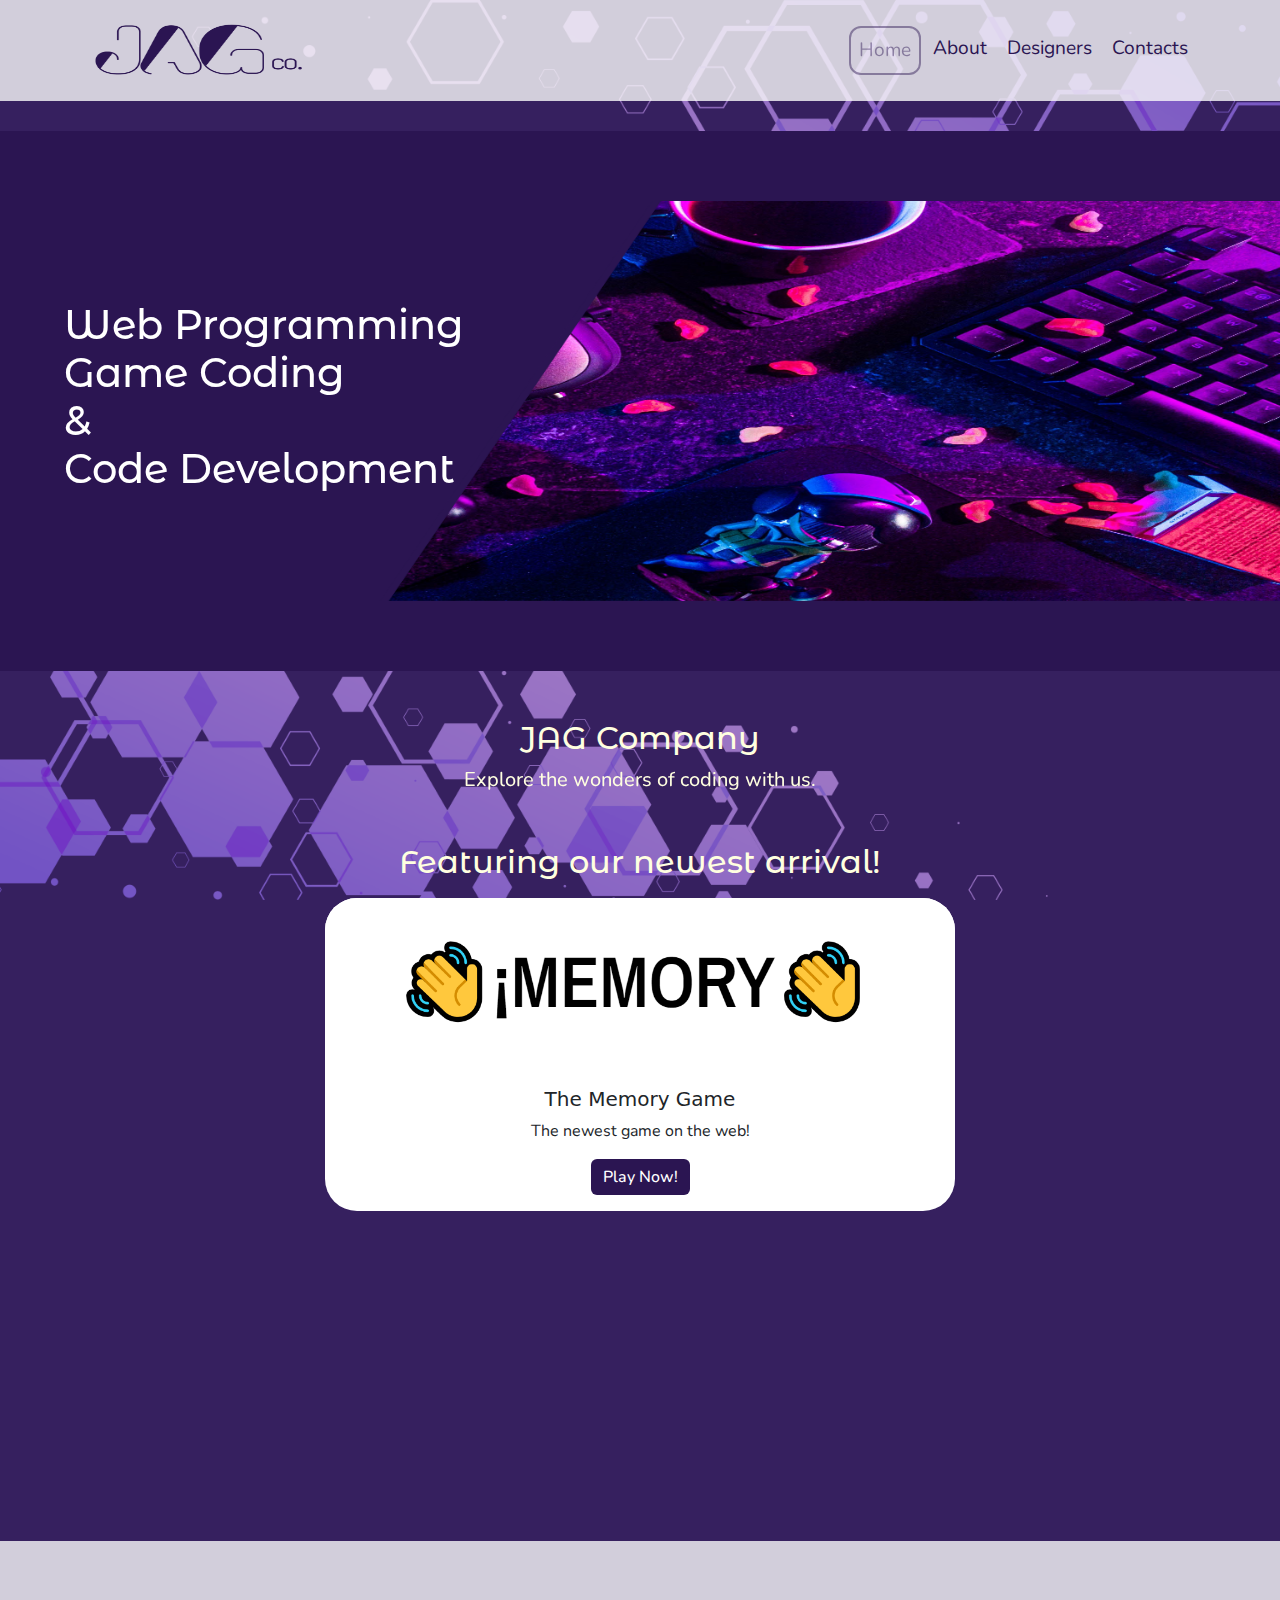
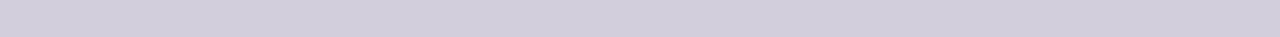
<file: index.html>
<!doctype html>
<html lang="en">
	<head>
 	<!-- Required meta tags -->
 	<meta charset="utf-8">
 	<meta name="viewport" content="width=device-width, initial-scale=1.0">
 	<!-- Bootstrap CSS -->
 	<link href="https://cdn.jsdelivr.net/npm/bootstrap@5.3.2/dist/css/bootstrap.min.css" 
	rel="stylesheet" integrity="sha384-T3c6CoIi6uLrA9TneNEoa7RxnatzjcDSCmG1MXxSR1GAsXEV/Dwwykc2MPK8M2HN" 
	crossorigin="anonymous">
	 <link href="https://fonts.googleapis.com/css2?family=Montserrat+Alternates:wght@500&display=swap" rel="stylesheet">
	 <link href="https://fonts.googleapis.com/css2?family=Nunito&family=Roboto:wght@300&display=swap" rel="stylesheet">
	 <link href="./css/bootstrap.min.css" rel="stylesheet">
	 <link href="./css/company.css" rel="stylesheet">
	 <title>JAG Company</title>
	 <link rel="icon" type="image/x-icon" href="./images/icon.png">
	</head>
	<body>
		<div id="preloading"></div>
 		<div class="the-head px-0"> 
 			<nav class="navbar navbar-expand-lg navbar-light">
 				<div class="container">
 					<a class="navbar-brand" href="index.html">
 						<img src="./images/transparent-smol-logo.png" width="225" height="75" alt="Logo" class="rounded-5">
 						<span class="d-none">JAG co.</span>
 					</a>
				 <button
 				class="navbar-toggler"
 				type="button"
 				data-bs-toggle="collapse"
 				data-bs-target="#navbarNav"
 				aria-controls="navbarNav"
 				aria-expanded="false"
 				aria-label="Toggle Navigation"
 					>
					 <span class="navbar-toggler-icon"></span>
 				</button>
 					<div class="collapse navbar-collapse" id="navbarNav"> 
						 <ul class="navbar-nav ms-auto text-center">
						 	<li class="nav-item">
 								<a href="index.html" class="nav-link active">Home</a>
							</li>
 							<li class="nav-item">
 								<a href="about.html" class="nav-link effect">About</a>
 							</li>
							<li class="nav-item">
 								<a href="designers.html" class="nav-link effect">Designers</a>
							</li>
							<li class="nav-item">
 								<a href="contacts.html" class="nav-link effect">Contacts</a>
							</li>
 						</ul>
					</div>
			 </nav>
	 	</div>
		<main>
 			<header>
 				<div class="color-overlay d-flex justify-content-center align-items-center">
					<div class="slide-auto">
					 		<div id="carouselExampleAutoplaying" class="carousel slide" data-bs-ride="carousel">
								<div class="carousel-inner position-relative">
									<div class="carousel-item active" data-bs-interval="4000">
										<img src="./images/slide-1.jpg" class="d-block w-100 autoing" alt="slide-1">
									</div>
									<div class="carousel-item" data-bs-interval="4000">
										<img src="./images/slide-2.jpg" class="d-block w-100 autoing" alt="slide-2">
									</div>
									<div class="carousel-item" data-bs-interval="5000">
										 <img src="./images/slide-3.jpeg" class="d-block w-100 autoing" alt="slide-3">
									</div>
								</div>
							</div>

		 					<img src="./images/bg-text.png" class="bg-caro-text" alt="bg-text">
			 				<h1 class="caro-text">
			 				<section class="hidden">
			 					Web Programming
			 					</br>Game Coding
			 					</br>&
			 					</br>Code Development</h1>
			 				</section>
			 		</div>			
 				</div>
 			</header>
 			<div class="singleCol mx-auto my-5">
 				<div class = "container">
 						<h2 class="text-center mt-5">JAG Company</h2>
 					<section class="hidden">
 						<p class="lead text-center">Explore the wonders of coding with us.</p>
 					</section>

 						<h2 class="text-center mt-5">Featuring our newest arrival!</h2>
						<div class="card text-center mx-5 my-3 rounded-5">
		 					<img src="./images/game.png" class="card-img-top rounded-5" alt="Game-Thumbnail">
	  						<div class="card-body">
								<h5 class="card-title">The Memory Game</h5>
							    <p class="card-text">The newest game on the web!</p>
				   				<a href="./card-game/index.html" class="btn btn-primary btn-size">Play Now!</a>
				   			</div>
						</div>
					<section class="hidden">		
						<p class="lead text-justified-center features">
						The Memory Game Features :</br>
						<li class="lead ms-5">Match the hidden cards to win the game!</li>
						<li class="lead ms-5">Five Levels to play and challenge yourself.</li>
						<li class="lead ms-5">Play in Relax Mode; No time, no moves.</li>
						<li class="lead ms-5">Available to play in PC and Mobile.</li>
						</p>
					</section>
					<section class="hidden">
						<p class="lead text-justified-center">The Memory Game is a game made purely with HTML, CCS and JavaScript. It is an enjoyable memory game involving matching cards with the same picture with simple yet fun game to play at anytime.</p>
					</section>
 				</div>
 			</div>
		</main>
			<footer class="py-5">		
			</footer>
 		<!-- Bootstrap JS -->
 		<script src="https://cdn.jsdelivr.net/npm/bootstrap@5.3.2/dist/js/bootstrap.bundle.min.js" 
		integrity="sha384-C6RzsynM9kWDrMNeT87bh95OGNyZPhcTNXj1NW7RuBCsyN/o0jlpcV8Qyq46cDfL" 
		crossorigin="anonymous"></script>
		<script src="js/company.js"></script>
	</body>
</html>
</file>
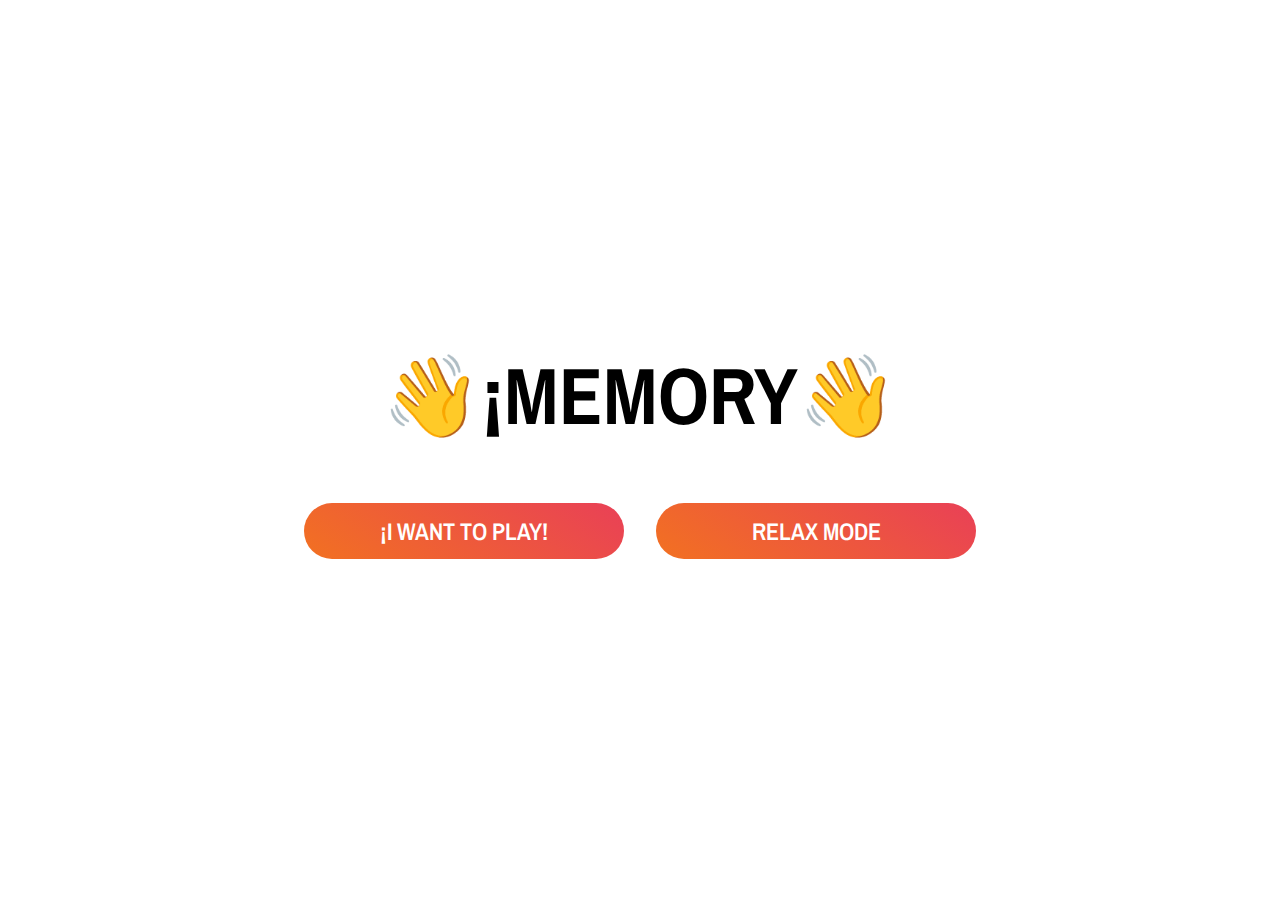
<file: card-game/index.html>
<!DOCTYPE html>
<html lang ="en">

<head>
	<meta charset="utf-8"/>
	<meta name="viewport" content="width=device-width, initial-scale=1, shrink-to-fit=no"/>
	<title>Memory</title>
	<link href="https://fonts.googleapis.com/css?family=Archivo|Archivo+Narrow:600" rel="stylesheet">
	<link href="css/site.css" rel="stylesheet">
	<link href="css/custom.css" rel="stylesheet">
</head>

<body>
	<div id="welcome" class="welcome">
		<h1>👋¡Memory👋</h1>
		<div class="welcome-button">
			<button id="normal-game">¡I want to play!</button>
			<button id="relax-game">Relax mode</button>
		</div>
	</div>
	<header class="header">
		<div class="counter">
			<div class="counter-item">
				<h4 class="header-title">Movements</h4>
				<div class="header-num">
					<span id="mov">00</span>/<span id="mov-total">20</span>
				</div>
			</div>
			<div id="timer" class="counter-item">
				<h4 class="header-title">Time</h4>
				<div class="header-num">
					<span id="minutes">00</span>:<span id="seconds">00</span>
				</div>
			</div>
		</div>
		<div class="level">
			<h4 class="header-title">Level</h4>
			<div class="header-num"><span id="level">01</span></div>
		</div>
		<button id="level-control" class="level-control">...</button>
	</header>
	<main>
		<div id="table" class="table"></div>
		<div id="levelUp" class="level-up">
			<div class="mode">
				<h2>¡Very Good!</h2>
				<button id="nextLevel">Next Level</button>
				<button class="restart">¿Restart?</button>
			</div>
		</div>
		<div id="gameOver" class="game-over">
			<div class="mode">
				<h2>¡Oh no!</h2>
				<p>You have run out of moves 😭</p>
				<button class="restart">¿Restart?</button>
			</div>
		</div>
		<div id="timeOver" class="game-over">
			<div class="mode">
				<h2>¡Sorry!</h2>
				<p>You have run out of time 😭</p>
				<button class="restart">¿Restart?</button>
			</div>
		</div>
		<div id="endGame" class="end-game">
			<div class="mode">
				<h2>¡Congratulations!</h2>
				<p>You have won all the levels 🏆</p>
				<button class="restart">¿Restart?</button>
			</div>
		</div>
	</main>
	<div class="level-selection">
		<button id="close-level" class="close-level">&times;</button>
		<ul></ul>
	</div>

	<audio src="sound/success.mp3" class="sound" id="sound-success" preload="auto"></audio>
	<audio src="sound/error.mp3" class="sound" id="sound-error" preload="auto"></audio>
	<audio src="sound/flip.mp3" class="sound" id="sound-flip" preload="auto"></audio>
	
	<script src="js/global.js"></script>
	<script src="js/discover-compare.js"></script>
	<script src="js/distribute-card.js"></script>
	<script src="js/success-error.js"></script>
	<script src="js/movements.js"></script>
	<script src="js/timer.js"></script>
	<script src="js/finish.js"></script>
	<script src="js/change-level.js"></script>
	<script src="js/game-over.js"></script>
	<script src="js/menu-levels.js"></script>
	<script src="js/initial.js"></script>
	<script src="js/start-game.js"></script>
</body>
</html>
</file>
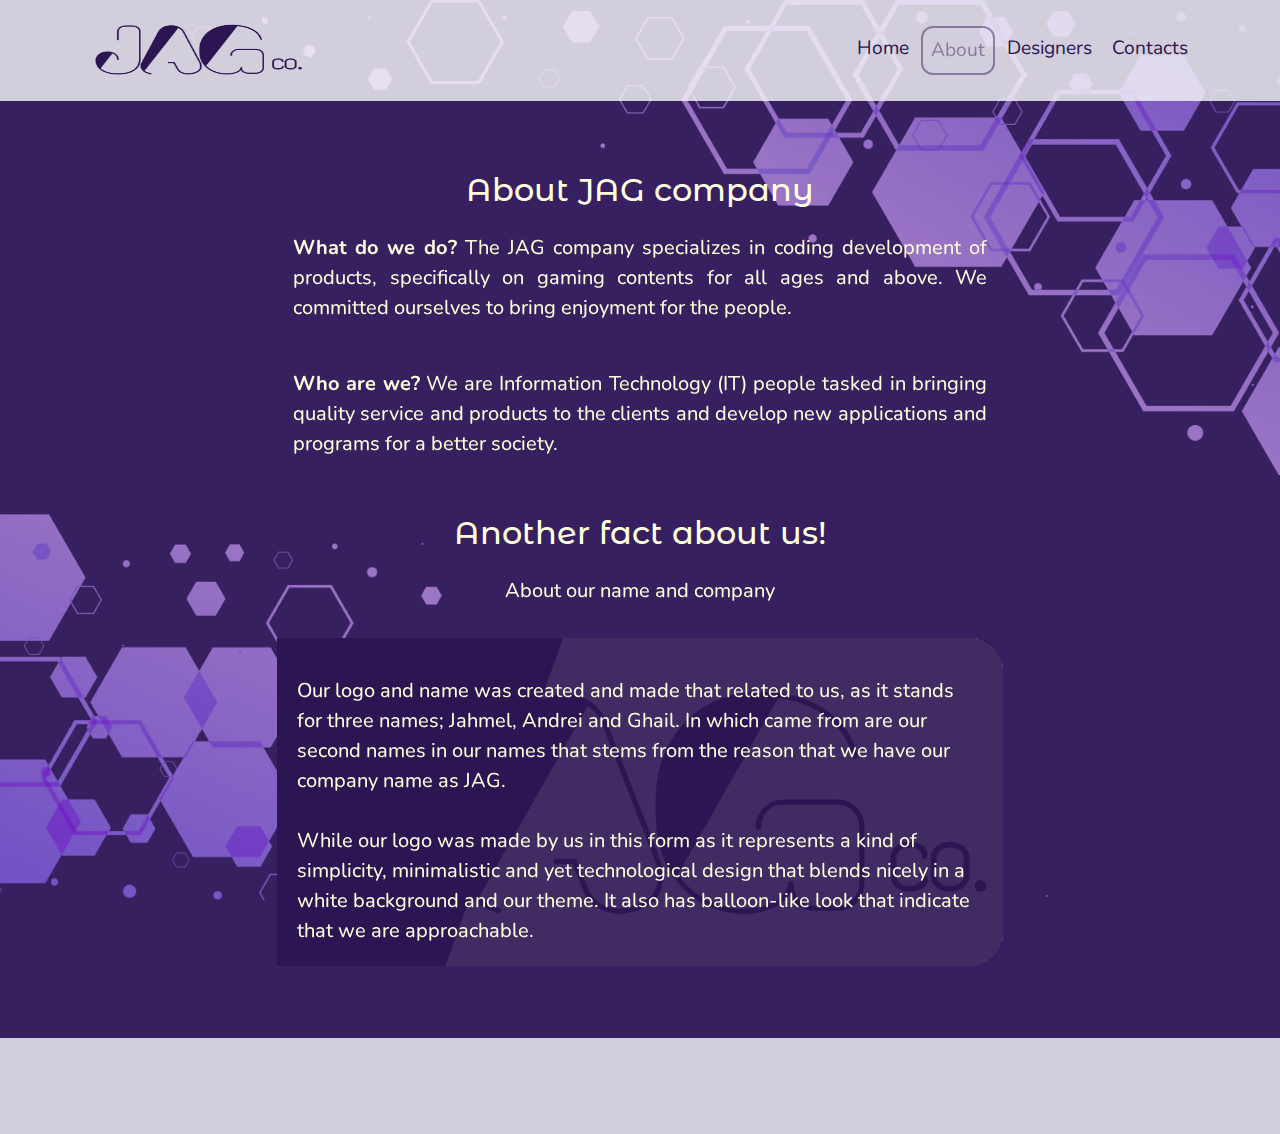
<file: about.html>
<!doctype html>
<html lang="en">
	<head>
 	<!-- Required meta tags -->
 	<meta charset="utf-8">
 	<meta name="viewport" content="width=device-width, initial-scale=1.0">
 	<!-- Bootstrap CSS -->
 	<link href="https://cdn.jsdelivr.net/npm/bootstrap@5.3.2/dist/css/bootstrap.min.css" 
	rel="stylesheet" integrity="sha384-T3c6CoIi6uLrA9TneNEoa7RxnatzjcDSCmG1MXxSR1GAsXEV/Dwwykc2MPK8M2HN"
	crossorigin="anonymous">
	 <link href="https://fonts.googleapis.com/css2?family=Montserrat+Alternates:wght@500&display=swap" rel="stylesheet">
	 <link href="https://fonts.googleapis.com/css2?family=Nunito&family=Roboto:wght@300&display=swap" rel="stylesheet">
	 <link href="./css/bootstrap.min.css" rel="stylesheet">
	 <link href="./css/company.css" rel="stylesheet">
	 <title>JAG Company</title>
	 <link rel="icon" type="image/x-icon" href="./images/icon.png">
	</head>
	<body>
		<div id="preloading"></div>
 		<div class="the-head px-0"> 
 			<nav class="navbar navbar-expand-lg navbar-light">
 				<div class="container">
 					<a class="navbar-brand" href="index.html">
 						<img src="./images/transparent-smol-logo.png" width="225" height="75" alt="Logo" class="rounded-5">
 						<span class="d-none">JAG co.</span>
 					</a>
				 <button
 				class="navbar-toggler"
 				type="button"
 				data-bs-toggle="collapse"
 				data-bs-target="#navbarNav"
 				aria-controls="navbarNav"
 				aria-expanded="false"
 				aria-label="Toggle Navigation"
 					>
					 <span class="navbar-toggler-icon"></span>
 				</button>
 					<div class="collapse navbar-collapse" id="navbarNav"> 
						 <ul class="navbar-nav ms-auto text-center">
						 	<li class="nav-item">
 								<a href="index.html" class="nav-link effect">Home</a>
							</li>
 							<li class="nav-item">
 								<a href="about.html" class="nav-link active">About</a>
 							</li>
							<li class="nav-item">
 								<a href="designers.html" class="nav-link effect">Designers</a>
							</li>
							<li class="nav-item">
 								<a href="contacts.html" class="nav-link effect">Contacts</a>
							</li>
 						</ul>
					</div>
			 </nav>
	 	</div>
		<main>
 			<div class="singleCol mx-auto my-2 my-md-4 mb-3">
 				<div class = "container overflow-hidden">
 					<div class="p-3 alignment-about">

 						<h2 class="text-center mb-4">About JAG company</h2>

 						<section class="hidden">
		 					<p class="lead"><b>What do we do?</b> The JAG company specializes in coding development of products, specifically on gaming contents for all ages and above. We committed ourselves to bring enjoyment for the people.</p>
	 					</section>
	 					<section class="hidden">
	 						<p class="lead"></br><b>Who are we?</b> We are Information Technology (IT) people tasked in bringing quality service and products to the clients and develop new applications and programs for a better society.</p>
	 					</section>

		 					<h2 class="text-center mb-4"></br>Another fact about us!</h2>
		 					<section class="hidden">
		 	 					<p class="lead text-center">About our name and company</p>
		 	 				</section>

		 			</div>
		 			
		 			<section class="hidden">
			 			<header style="background-image: url('./images/big-logo.png'); background-repeat: no-repeat; background-size: cover;" class="mb-5 rounded-5">
							<div class="overlay-about d-flex">
								<img src="./images/bg-text.png" class="image-contacts bg-caro-text" alt="bag-text">
								<div class="m-1 mx-1 ms-my-3 mt-2 px-3">	
					 				<div style="font-size: 1em;">
					 					<section class="hidden">
		 									<p class="lead" style="color:lightyellow;"></br>Our logo and name was created and made that related to us, as it stands for three names; Jahmel, Andrei and Ghail. In which came from are our second names in our names that stems from the reason that we have our company name as JAG.</br></br>While our logo was made by us in this form as it represents a kind of simplicity, minimalistic and yet technological design that blends nicely in a white background and our theme. It also has balloon-like look that indicate that we are approachable.</p>
		 								</section>
					 				</div>
					 			</div>
							</div>		
		 				</header>
		 			</section>
	 			</div>
 			</div>
		</main>
			<footer class="py-5">		
			</footer>
 		<!-- Bootstrap JS -->
 		<script src="https://cdn.jsdelivr.net/npm/bootstrap@5.3.2/dist/js/bootstrap.bundle.min.js" 
		integrity="sha384-C6RzsynM9kWDrMNeT87bh95OGNyZPhcTNXj1NW7RuBCsyN/o0jlpcV8Qyq46cDfL" 
		crossorigin="anonymous"></script>
		<script src="js/company.js"></script>
	</body>
</html>
</file>
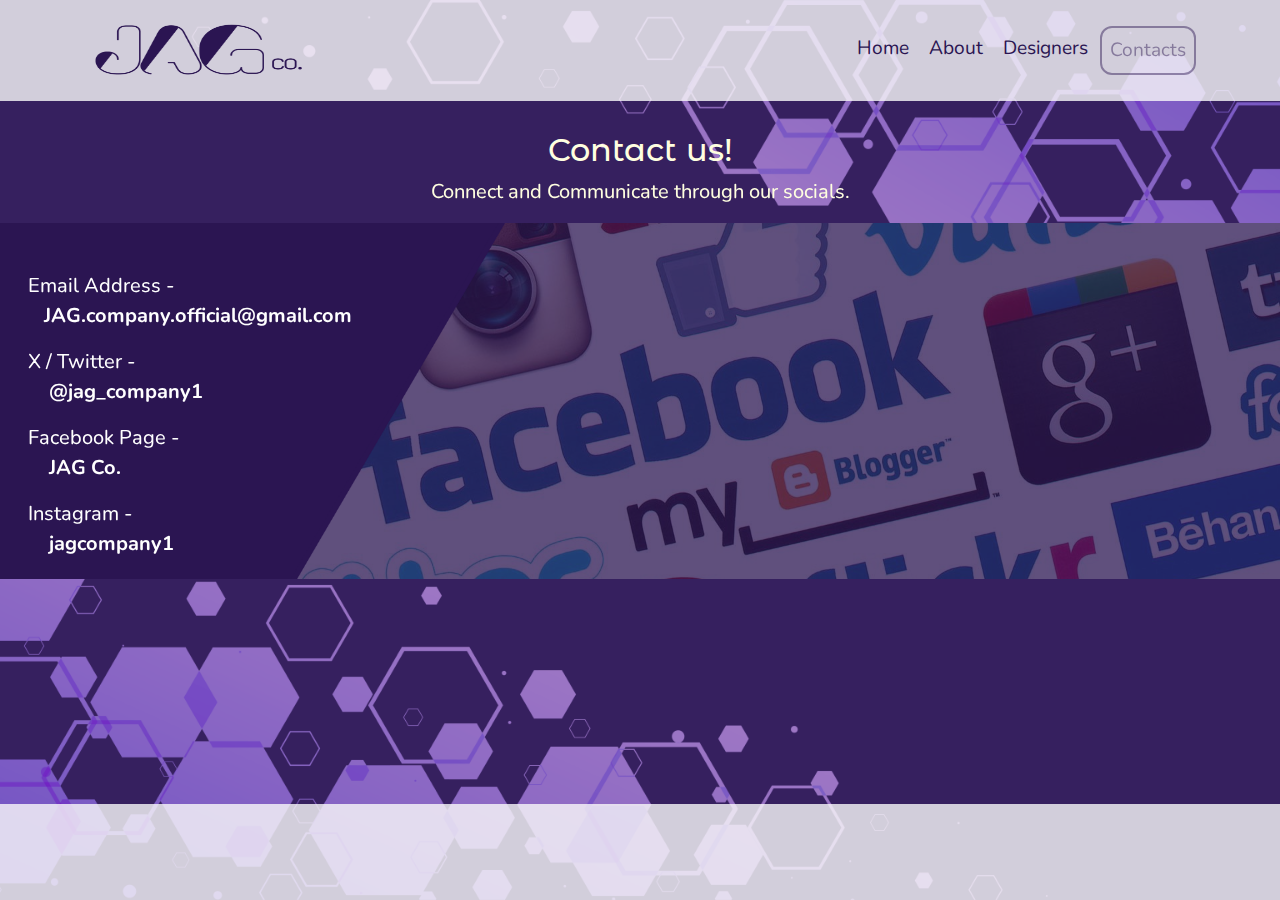
<file: contacts.html>
<!doctype html>
<html lang="en">
	<head>
 	<!-- Required meta tags -->
 	<meta charset="utf-8">
 	<meta name="viewport" content="width=device-width, initial-scale=1.0">
 	<!-- Bootstrap CSS -->
 	<link href="https://cdn.jsdelivr.net/npm/bootstrap@5.3.2/dist/css/bootstrap.min.css" 
	rel="stylesheet" integrity="sha384-T3c6CoIi6uLrA9TneNEoa7RxnatzjcDSCmG1MXxSR1GAsXEV/Dwwykc2MPK8M2HN"
	crossorigin="anonymous">
	 <link href="https://fonts.googleapis.com/css2?family=Montserrat+Alternates:wght@500&display=swap" rel="stylesheet">
	 <link href="https://fonts.googleapis.com/css2?family=Nunito&family=Roboto:wght@300&display=swap" rel="stylesheet">
	 <link href="./css/bootstrap.min.css" rel="stylesheet">
	 <link href="./css/company.css" rel="stylesheet">
	 <title>JAG Company</title>
	 <link rel="icon" type="image/x-icon" href="./images/icon.png">
	</head>
	<body>
		<div id="preloading"></div>
 		<div class="the-head px-0"> 
 			<nav class="navbar navbar-expand-lg navbar-light">
 				<div class="container">
 					<a class="navbar-brand" href="index.html">
 						<img src="./images/transparent-smol-logo.png" width="225" height="75" alt="Logo" class="rounded-5">
 						<span class="d-none">JAG co.</span>
 					</a>
				 <button
 				class="navbar-toggler"
 				type="button"
 				data-bs-toggle="collapse"
 				data-bs-target="#navbarNav"
 				aria-controls="navbarNav"
 				aria-expanded="false"
 				aria-label="Toggle Navigation"
 					>
					 <span class="navbar-toggler-icon"></span>
 				</button>
 					<div class="collapse navbar-collapse" id="navbarNav"> 
						 <ul class="navbar-nav ms-auto text-center">
						 	<li class="nav-item">
 								<a href="index.html" class="nav-link effect">Home</a>
							</li>
 							<li class="nav-item">
 								<a href="about.html" class="nav-link effect">About</a>
 							</li>
							<li class="nav-item">
 								<a href="designers.html" class="nav-link effect">Designers</a>
							</li>
							<li class="nav-item">
 								<a href="contacts.html" class="nav-link active">Contacts</a>
							</li>
 						</ul>
					</div>
			 </nav>
	 	</div>
		<main>



			<h2 class="text-center">Contact us!</h2>
			<section class="hidden">
 				<p class="lead text-center mx-2">Connect and Communicate through our socials.</p>
 			</section>

 			<header style="background-image: url('./images/social-media.jpg'); background-repeat: no-repeat; background-size: cover;" class="mb-5">
					<div class="overlay-contacts d-flex">
						<img src="./images/bg-text.png" class="image-contacts bg-caro-text" alt="bag-text">
						<div class="row m-1 mx-3 ms-my-4 mt-5">	
			 				<div style="font-size: 1em;">
			 					<section class="hidden">
				 					<p class="lead mb-0">Email Address -</p>
				 					<p class="lead ms-3 mb-3 mt-0"><b>JAG.company.official@gmail.com</b></p>
				 					<p class="lead mb-0">X / Twitter -</p>
				 					<p class="lead ms-3 mb-3 mt-0"><a href ="https://twitter.com/jag_company1?t=WDQDsYjEa-bqMljhE8sw_w&s=09&fbclid=IwAR3brJxbGVYP7hpModUZGUuCutYdesndFhnst3OO_N88FAFRPG_u6wdNupc" class="contact-link"><b>@jag_company1</b></a></p>
				 					<p class="lead mb-0">Facebook Page -</p>
				 					<p class="lead ms-3 mb-3 mt-0"><a href ="https://web.facebook.com/people/JAG-Co/61554876263065/" class="contact-link"><b>JAG Co.</b></a></p>
				 					<p class="lead mb-0">Instagram -</p>
				 					<p class="lead ms-3 mb-3 mt-0"><a href ="https://www.instagram.com/jagcompany1/?igshid=MTNiYzNiMzkwZA%3D%3D&fbclid=IwAR2LrGBO-OhVaACtXQQCM-LY8cDD07bM05mNsdWGsKBUnUUwTj3yt0FzZfI" class="contact-link"><b>jagcompany1</b></a></p>
			 					</section>
			 				</div>
			 			</div>
					</div>		
 			</header>
		</main>
			<footer class="py-5">		
			</footer>
 		<!-- Bootstrap JS -->
 		<script src="https://cdn.jsdelivr.net/npm/bootstrap@5.3.2/dist/js/bootstrap.bundle.min.js" 
		integrity="sha384-C6RzsynM9kWDrMNeT87bh95OGNyZPhcTNXj1NW7RuBCsyN/o0jlpcV8Qyq46cDfL" 
		crossorigin="anonymous"></script>
		<script src="js/company.js"></script>
	</body>
</html>
</file>
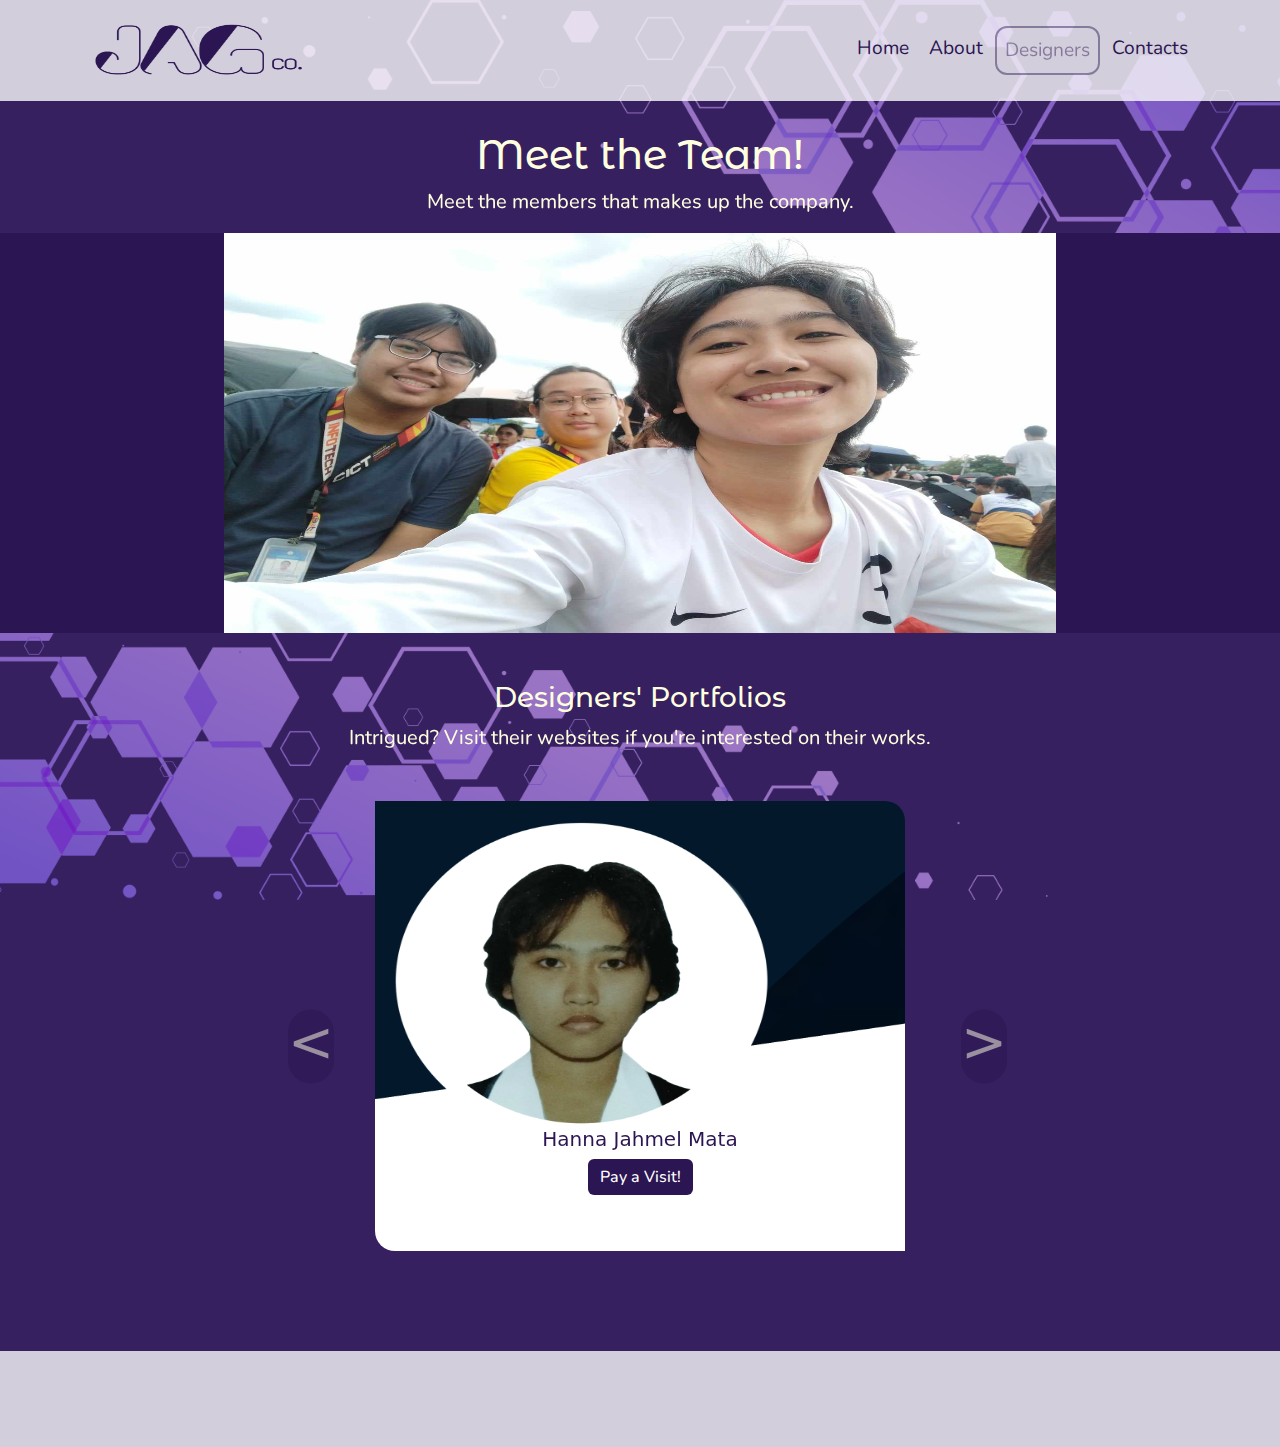
<file: designers.html>
<!doctype html>
<html lang="en">
	<head>
 	<!-- Required meta tags -->
 	<meta charset="utf-8">
 	<meta name="viewport" content="width=device-width, initial-scale=1.0">
 	<!-- Bootstrap CSS -->
 	<link href="https://cdn.jsdelivr.net/npm/bootstrap@5.3.2/dist/css/bootstrap.min.css" 
	rel="stylesheet" integrity="sha384-T3c6CoIi6uLrA9TneNEoa7RxnatzjcDSCmG1MXxSR1GAsXEV/Dwwykc2MPK8M2HN"crossorigin="anonymous">
	 <link href="https://fonts.googleapis.com/css2?family=Montserrat+Alternates:wght@500&display=swap" rel="stylesheet">
	 <link href="https://fonts.googleapis.com/css2?family=Nunito&family=Roboto:wght@300&display=swap" rel="stylesheet">
	 <link href="./css/bootstrap.min.css" rel="stylesheet">
	 <link href="./css/company.css" rel="stylesheet">
	 <title>JAG Company</title>
	 <link rel="icon" type="image/x-icon" href="./images/icon.png">
	</head>
	<body>
		<div id="preloading"></div>
 		<div class="the-head px-0"> 
 			<nav class="navbar navbar-expand-lg navbar-light">
 				<div class="container">
 					<a class="navbar-brand" href="index.html">
 						<img src="./images/transparent-smol-logo.png" width="225" height="75" alt="Logo" class="rounded-5">
 						<span class="d-none">JAG co.</span>
 					</a>
				 <button
 				class="navbar-toggler"
 				type="button"
 				data-bs-toggle="collapse"
 				data-bs-target="#navbarNav"
 				aria-controls="navbarNav"
 				aria-expanded="false"
 				aria-label="Toggle Navigation"
 					>
					 <span class="navbar-toggler-icon"></span>
 				</button>
 					<div class="collapse navbar-collapse" id="navbarNav"> 
						 <ul class="navbar-nav ms-auto text-center">
						 	<li class="nav-item">
 								<a href="index.html" class="nav-link effect">Home</a>
							</li>
 							<li class="nav-item">
 								<a href="about.html" class="nav-link effect">About</a>
 							</li>
							<li class="nav-item">
 								<a href="designers.html" class="nav-link active">Designers</a>
							</li>
							<li class="nav-item">
 								<a href="contacts.html" class="nav-link effect">Contacts</a>
							</li>
 						</ul>
					</div>
			 </nav>
	 	</div>
		<main>

			<h1 class="text-center">Meet the Team!</h1>
			<section class="hidden">
				<p class="lead text-center mx-5 px-5">Meet the members that makes up the company.</p>
			</section>

			<header class="design-group" style="background-image: url('./images/group-pic2.jpg'); background-color: #2b1552;">
				<div class="slide-auto">
					<div class="overlay-designers d-flex justify-content-center align-items-center">
					</div>
				</div>			
 			</header>

 		<h3 class="text-center mt-5 mx-3">Designers' Portfolios</h3>
 		<section class="hidden">
 			<p class="lead text-center mb-5 mx-3">Intrigued? Visit their websites if you're interested on their works.</p>
 		</section>

			<div id="carouselExampleCaptions" class="carousel slide" data-bs-ride="carousel">
			  <div class="carousel-inner">
			    <div class="carousel-item active data-bs-interval="4000>
			      <img src="./images/mata.png" class="d-block slide-image" alt="MataHannaJahmel" style="border-radius: 0px 20px 0px 20px;">
			      <div class="carousel-caption">
			        <h5 class="carousel-mainText">Hanna Jahmel Mata</h5>
			        <p><a href="https://jahm3l.github.io/Portfolio/index.html" class="btn btn-primary btn-size" >Pay a Visit!</a></p>
			      </div>
			    </div>
			    <div class="carousel-item" data-bs-interval="4000">
			      <img src="./images/sagun.png" class="d-block slide-image" alt="SagunAllyssaGhail" style="border-radius: 0px 20px 0px 20px;">
			      <div class="carousel-caption">
			        <h5 class="carousel-mainText">Allyssa Ghail Sagun</h5>
			        <p><a href="https://allyssa-sagun.github.io/My-Portfolio/index.html" class="btn btn-primary btn-size">Pay a Visit!</a></p>
			      </div>
			    </div>
			    <div class="carousel-item" data-bs-interval="4000">
			      <img src="./images/sanopo.png" class="d-block slide-image" alt="SanopoJohnAndrei" style="border-radius: 0px 20px 0px 20px;">
			      <div class="carousel-caption">
			        <h5 class="carousel-mainText">John Andrei Sanopo</h5>
			        <p><a href="https://johnandreineust.github.io/Portfolio/index.html" class="btn btn-primary btn-size">Pay a Visit!</a></p>
			      </div>
			    </div>
			    <div class="carousel-item data-bs-interval="4000>
			      <img src="./images/plainWhite.png" class="d-block slide-image" alt="Soriano" style="border-radius: 0px 20px 0px 20px;">
			      <div class="carousel-caption">
			        <h5 class="carousel-mainText">Juliane Nicole Soriano</h5>
			        <!-- <p><a href="" class="btn btn-primary btn-size">Pay a Visit!</a></p> -->
			      </div>
			    </div>

			  </div>
			  <button class="carousel-control-prev" type="button" data-bs-target="#carouselExampleCaptions" data-bs-slide="prev">
			    <span class="carousel-control-prev-icon" aria-hidden="true"></span>
			    <span class="visually-hidden">Previous</span>
			  </button>
			  <button class="carousel-control-next" type="button" data-bs-target="#carouselExampleCaptions" data-bs-slide="next">
			    <span class="carousel-control-next-icon" aria-hidden="true"></span>
			    <span class="visually-hidden">Next</span>
			  </button>
			</div>
		</main>
		<footer class="py-5">		
		</footer>
 		<!-- Bootstrap JS -->
 		<script src="https://cdn.jsdelivr.net/npm/bootstrap@5.3.2/dist/js/bootstrap.bundle.min.js" 
		integrity="sha384-C6RzsynM9kWDrMNeT87bh95OGNyZPhcTNXj1NW7RuBCsyN/o0jlpcV8Qyq46cDfL" 
		crossorigin="anonymous"></script>
		<script src="js/company.js"></script>
	</body>
</html>
</file>
<file: css/company.css>
html, body{
	height: 100%;
	color: lightyellow;
}

body {
	display: flex;
	flex-direction: column;
}

body {
	background-color: #36205f;
	background-image: url("../images/bg.png");
	background-size: cover;
	background-repeat: no-repeat;
	background-attachment: fixed;
}

h1, h2, h3, h4{
	font-family: "Montserrat Alternates", sans-serif;
}

p, li, ul, .btn, a.nav-link{
	font-family: "nunito", monospace;
}

section {
}

.hidden{
	opacity: 0;
	filter: blur(1.5px);
	transform: translateX(-10%);
	transition: all 0.90s;
}

.show {
	opacity: 1;
	filter: blur(0);
	transform: translateX(0);
}

p.lead, li.lead {
	font-weight: 450 !important;
}

.the-head{
	margin-bottom: 30px;
}

a.navbar-brand{
	border-radius: 25px;
}

.nav-link {
	color: #2b1552;
	font-family: monospace;
	margin: 2px;
}

a.navbar-brand:hover{
	background-color: rgba(250, 250, 250, 0.35);
	transition: 0.2s;
}

.navbar-light, .navbar-toggler{
	color: #2b1552;
	border: none;
	font-size: 1.2em;
	background-color: rgba(250, 250, 250, 0.8);
}

.navbar-light, .navbar-toggler:hover{	
	color: #41158c;
}

a.active {
  color: #2b1552 !important;
  opacity: 0.45;
  border-radius: 12px !important;
  border: solid #2b1552 2.5px;
}

a{ 
position: relative;
text-decoration: none;
}

a.effect:after{
content: "";
position: absolute;
background-color: #8550bd;
height: 2.9px;
width: 0;
left: 0;
bottom: 0px;
transition: 0.2s;
border-radius: 10px;
}

a.effect:hover{
color: #8550bd;
}

a.effect:hover:after{
width: 100%;
}

main {
	flex: 1 0 auto;
}

p.lead{
	font-weight: 250;
}

.pic-card{
background: none;
}

.card, .card-body{
	border: none;
}

.portfolio-card{
	position: absolute;
	width: 500px;
	height: 500px;
	margin: auto;
	padding: 0;
}

img.slide-image{
	width: 530px;
	height: 450px;
	margin: auto;
}

img.bg-caro-text {
	top: 0;
	right: 0;
	bottom: 0;
	left: 0;
	position: absolute;
	float: left;
	width: 670px;
	height: 400px;
}

.caro-text {
	top: 25%;
	right: 5%;
	bottom: 0;
	left: 5%;
	position: absolute;
	margin: auto;
}

.slide-auto, img.autoing{
	position: relative;
	margin: auto;
	left: auto;
	width: 100%;
	height: 400px;
}

.carousel-mainText{

}

.carousel-caption{
	color: #2b1552;
}

.carousel-inner{
	margin: auto;
	margin-bottom: 100px;
}

.carousel {
    position: relative;
}       
     
.carousel-control-prev , .carousel-control-next {
    position: absolute;
    top: 50%;
    transform: TranslateY(-50%);
}
 
.carousel-control-prev {
	right: auto;
	left: 215px;
}
     
.carousel-control-next {
	left: auto;
	right: 200px;
}

.carousel-control-prev-icon, .carousel-control-next-icon {
  height: 50px;
  width: 50px;
  background-size: 100%, 100%;
  background-image: none;
}

.carousel-control-next-icon:after{
	height: 50px;
  width: 50px;
  padding-bottom: 10px;
  background-color: #2b1552;
  border-radius: 50px;
  content: '>';
  font-size: 55px;
  color: lightyellow;
}

.carousel-control-prev-icon:after {
	height: 50px;
  width: 50px;
  padding-bottom: 10px;
  background-color: #2b1552;
  border-radius: 50px;
  content: '<';
  font-size: 55px;
  color: lightyellow;
}


.btn-size{
	
}

.btn-primary{
	background-color: #2b1552;
	border: none;
	font-weight: 500;
}

.btn-primary:hover{
background-color: #8550bd;
}

.alignment-about{
	text-align: justify;
}

p.features{
	margin: 10px;
	margin-left: 25px;
}


.contact-box {
	background-color: none;
	height: 360px;
	width: 500px;
	border-radius: 20px ;
	margin: 5px;
	margin-left: 100px;
	margin-right: 0;
	padding: 10px;
}

.contact-link{
	text-decoration: none;
	color: inherit;
	font-size: 1.0em;
	padding: 5px;
	border-radius: 10px;
}

.contact-link:hover{
	background-color: rgba(250, 250, 250, 0.1);
}

footer{
flex-shrink: 0;
}

header {
background: no-repeat center center;
background-size: cover;
color: white;
}

.color-overlay {
background-color: #2b1552;
min-height: 60vh;
}

.overlay-team{
	top: 0;
	right: 0;
	bottom: 0;
	left: 0;
	position: absolute;
	float: left;
	width: 650px;
	height: 400px;
}

.overlay-designers{

}

.design-group{
	display: flex;
	background: no-repeat left left !important;
	background-repeat: no-repeat;
	background-size: 65% 100%;
}

img.image-contacts{
	height: 100%;
	width: 40%;
}

.overlay-contacts{
	background-color: rgba(43, 21, 82, 0.75);
	position: relative;
}

.overlay-about{
	background-color: rgba(43, 21, 82, 0.90);
	position: relative;
	border-radius: 30px;
}

.singleCol {
max-width: 750px;
}



footer {
/*background-color: #2b1552;*/
	background-color: rgba(250, 250, 250, 0.8);
}

@media(prefers-reduced-motion){
	.hidden{
		transition: none;
	}
}

@media (max-width: 768px){
	.color-overlay{
		min-height: 30vh;
	}

	.design-group{
		height: 70vh;
		background-size: cover;
	}

	img.image-contacts {
		height: 100% !important;
	}

	.overlay-contacts{
		min-height: 30vh;
	}

	.slide-auto, img.autoing {
		height: 250px;
	}

	img.bg-caro-text {
		height: 250px;
		width: 370px;
	}

	.contact-box {
		margin-left: 0px;
	}

	.caro-text {
		font-size: 1.45rem;
	}

	.carousel-control-prev {
		right: auto;
		left: 0px;
	}
     
	.carousel-control-next {
		left: auto;
		right: 0px;
	}
}

::-webkit-scrollbar {
width: 12px;
}

::-webkit-scrollbar-track {
	background: #41158c;
}

::-webkit-scrollbar-thumb {
	background: rgba(250, 250, 250, 0.35);
}

::-webkit-scrollbar-thumb:hover {
	background: rgba(250, 250, 250, 0.6);
}

#preloading {
	background: #6D44CD url(./preload-folder/preload2.gif) no-repeat center center;
	background-size: 40%;
	height: 100vh;
	width: 100%;
	position: fixed;
	z-index: 100;
}
</file>
<file: card-game/css/site.css>
:root {
--bg: #fafafa;
--font: "Archivo", sans-serif;
--font-display: "Archivo Narrow", san-serif;
--hotpink:  #e94057;
--orange:  #f27121;
--gradient: linear-gradient(35deg, var(--orange), var(--hotpink));
}

body {
margin: auto;
min-height: 100vh;
background: var(--bg);
font-family: var(--font);
}
</file>
<file: card-game/css/custom.css>
body {
	font-size: 2rem;
	display: flex;
	flex-direction: column;
	position: relative;
}

.welcome {
	display: none;
	position: absolute;
	top: 0;
	bottom: 0;
	left: 0;
	right: 0;
	background: white;
	flex-direction: column;
	align-items: center;
	justify-content: center;
	text-align: center;
	z-index: 1;
}

.welcome.visible {
	display: flex;
}

.welcome h1 {
	font-family: var(--font-display);
	text-transform: uppercase;
	font-size: 5rem;
	margin-top: 0;
}

.welcome-button {
	display: flex;
}

.welcome button {
	padding: 1rem 3rem;
	margin: 0 1rem;
	min-width: 20rem;
}

.header {
	padding: 0.5rem 2rem;
	background-color: white;
	box-shadow: 1px 1px 5px rgba(0, 0, 0, 0.05);
	display: flex;
	justify-content: space-between;
	align-items: baseline;
}

.header-title {
	font-family: var(--font-display);
	font-weight: 600;
	font-size: 0.8rem;
	text-transform: uppercase;
	line-height: 1;
	margin: 0;
	color: rgba(0, 0, 0, 0.4);
}

.header-num {
	font-family: var(--font-display);
	color: var(--hotpink);
	font-weight: 400;
	font-size: 3.5rem;
	line-height: 0.9;
}

.counter {
	display: flex;
}

.counter-item {
	margin-right: 2rem;
}

main {
	flex-grow: 1;
	display: flex;
	justify-content: center;
	position: relative;
}

.table {
	display: flex;
	flex-wrap: wrap;
	align-items: center;
	align-content: center;
	max-width: 56rem;
	margin: auto;
}

.card {
	width: 6rem;
	height: 6rem;
	margin: 0.5rem;
	border-radius: 0.3em;
	background-image: var(--gradient);
	box-shadow: 1px 1px 3px rgba(0, 0, 0, 0.25),  4px 4px 10px rgba(0, 0, 0, 0.2);
	position: relative;
	transition: 0.3s;
	cursor: pointer;
	backface-visibility: hidden;
	transform-style: preserve-3d;
}

.card_content {
	position: absolute;
	left: 0;
	right: 0;
	top: 0;
	bottom: 0;
	transform: rotateY(180deg);
	backface-visibility: hidden;
	background-color: white;
	box-shadow: 1px 1px 3px rgba(0, 0, 0, 0.25),  4px 4px 10px rgba(0, 0, 0, 0.2);
	border-radius: 0.3em;
	display: flex;
	justify-content: center;
	align-items: center;
	font-size: 2.5rem;
	padding-top: 0.4rem;
}

.card_content::selection{
	background: transparent;
}

.card.discovered{
	transform: rotateY(-180deg);
}

@keyframes error {

	10%
	90%{
		transform: rotateY(-180deg) translateX(-1px);
	}

	20%,
	80%{
		transform: rotateY(-180deg) translateX(2px);
	}

	30%,
	50%,
	70%{
		transform: rotateY(-180deg) translateX(-4px);
	}

	40%,
	60%,{
		transform:  rotateY(-180deg) translateX(4px);
	}
}

@keyframes success {
	from{
		transform:  rotateY(-180deg) scale3d(1.0, 1.0, 1.0);
		opacity: 1;
	}

	25%{
		transform:  rotateY(-180deg) scale3d(1.1, 1.1, 1.1);
		opacity: 1;
	}

	to{
		transform:  rotateY(-180deg) scale3d(1.0, 1.0, 1.0);
		opacity: 0;
	}
}

.successful{
	pointer-events: none;
}

.successful .card_content{
	animation: success 1.3s ease-in-out forwards;
}

.error{
	animation: error 0.82s cubic-bezier(0.36, 0.07, 0.19, 0.97) both;
}

.level-up,
.game-over,
.end-game{
	display: none;
	position: absolute;
	top: 0;
	bottom: 0;
	left: 0;
	right: 0;
	background-image: var(--gradient);
}

.level-up.visible,
.game-over.visible,
.end-game.visible{
	display: flex;
}

.mode{
	background: white;
	padding: 3rem 3rem 1rem;
	margin: auto;
	text-align: center;
	display: flex;
	flex-direction: column;
	align-items: center;
	justify-content: space-between;
	border-radius: 10px;
	box-shadow: 1px 1px 3px rgba(0, 0, 0, 0.25), 4px 4px 10px rgba(0, 0, 0, 0.25);
}

.mode h2{
	color: var(--orange);
	font-family: var(--font-display);
	margin: 0;
}

.mode p{
	font-size: 1.5rem;
}

.mode button{
	margin: 3rem 0;
}

button {
	cursor: pointer;
	border: 0;
	background-image: var(--gradient);
	padding: 0.75rem 4rem;
	border-radius: 5rem;
	color: white;
	font-family: var(--font-display);
	font-weight: 600;
	text-transform: uppercase;
	font-size: 1.5rem;
	line-height: 1;
	transition: 0.3s;
}

button:hover, 
button:focus{
	opacity: 0.9;
	outline: 0;
}

.mode .restart {
	color: var(--hotpink);
	background: transparent;
	border: 0;
	text-transform: capitalize;
	font-family: var(--font);
	font-size: 1rem;
	margin: 0;
}


.sound {
	display: none;
}

.hide-timer  {
	display: none;
}

.level-control {
	position: absolute;
	font-size: .8rem;
	top: 2.9rem;
	right: .5rem;
	padding: 0;
	width: 1.1rem;
	height: 1.1rem;
	line-height: .68rem;
	display: flex;
	justify-content: center;
	background: var(--hotpink);
}

.hide-control {
	display: none;
}

.level-selection {
	background-color: var(--hotpink);
	position: fixed;
	width: 240px; /*original is 250px however does not as intended*/
	right: 0;
	top: 0;
	bottom: 0;
	transform: translateX(250px);
	transition: transform .3s;
	padding: .1rem .2rem; /*original is 1rem 2rem however does not as intended too*/
}

.level-selection.visible {
	transform: translateX(0);
}

.level-selection button {
	background: transparent;
	padding: 0;
}

.level-selection ul {
	list-style: none;
	padding-left: 0;
}

.level-selection li {
	margin-bottom: 1rem;
	text-align: center;
}

.close-level {
	position: absolute;
	top: 0.5rem;
	right: 1rem;
	font-size: 2rem;
	font-family: sans-serif;
	font-weight: 300;
}
</file>
